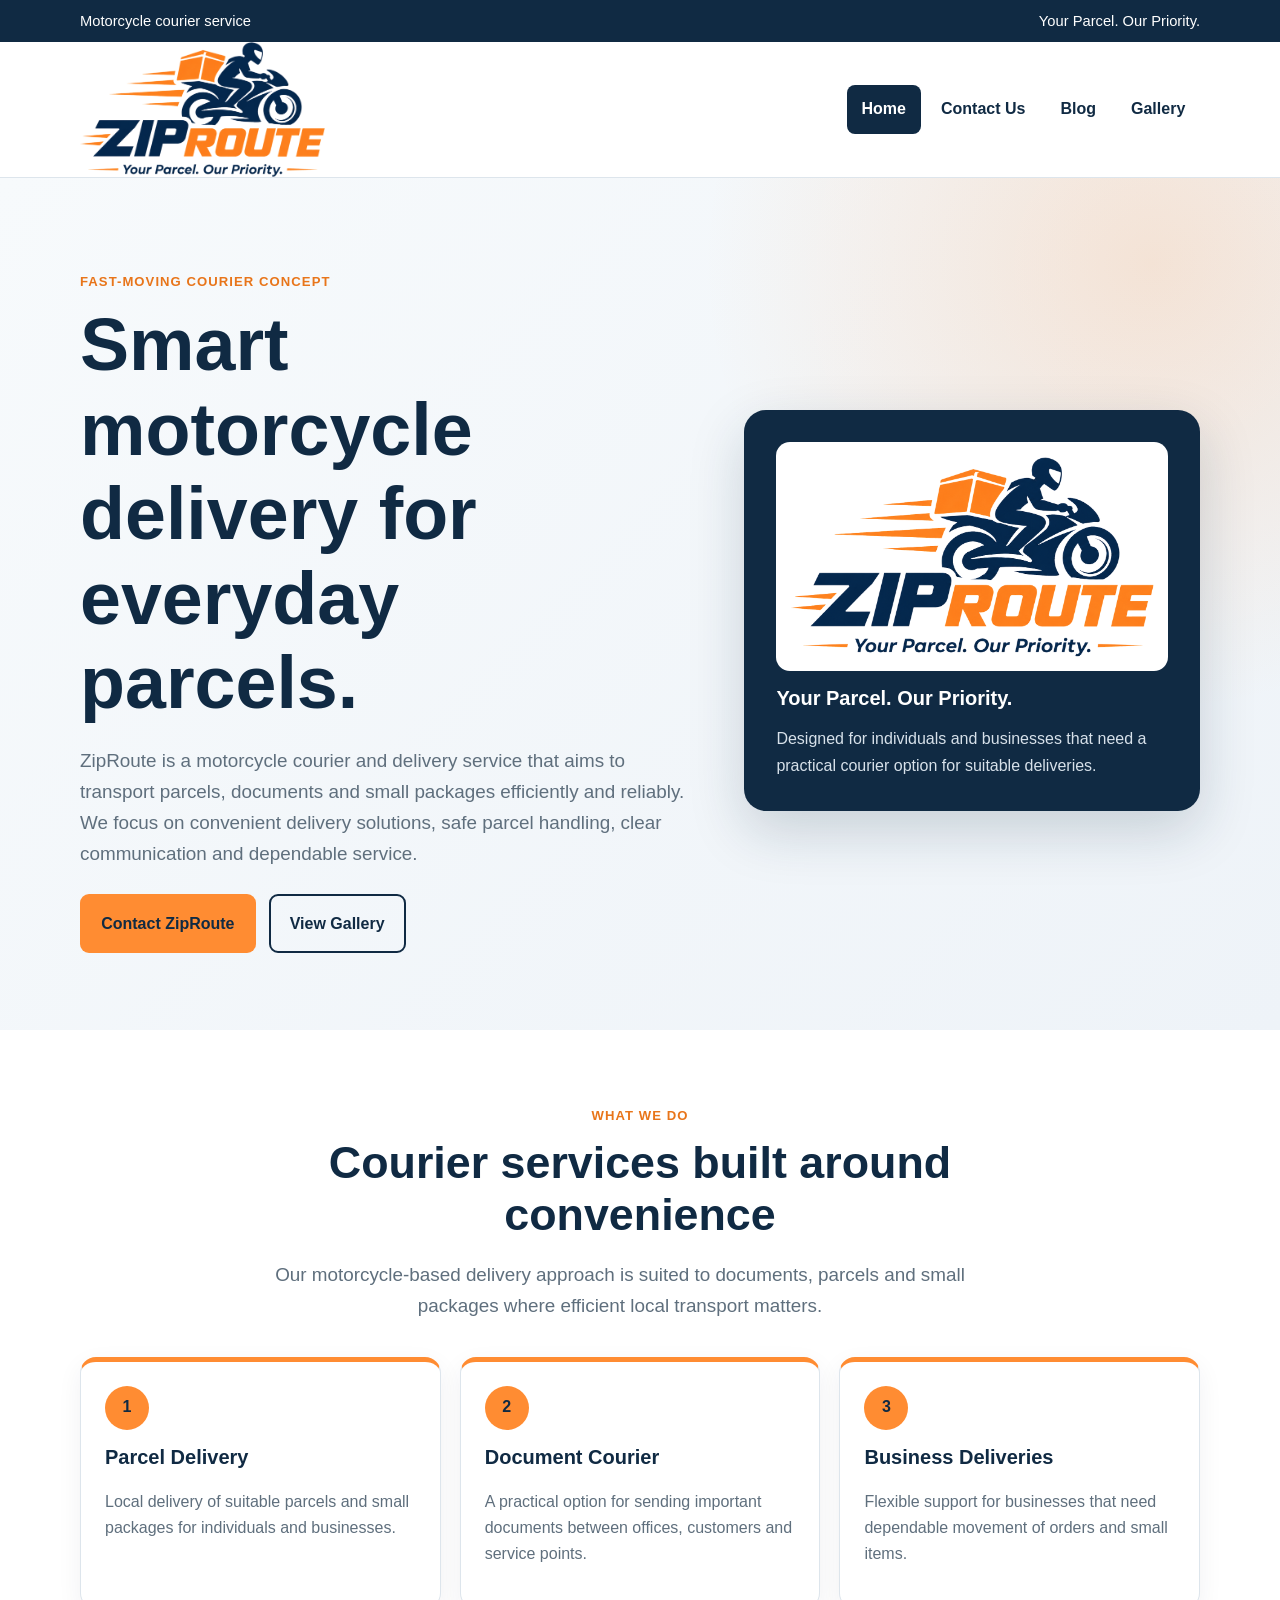
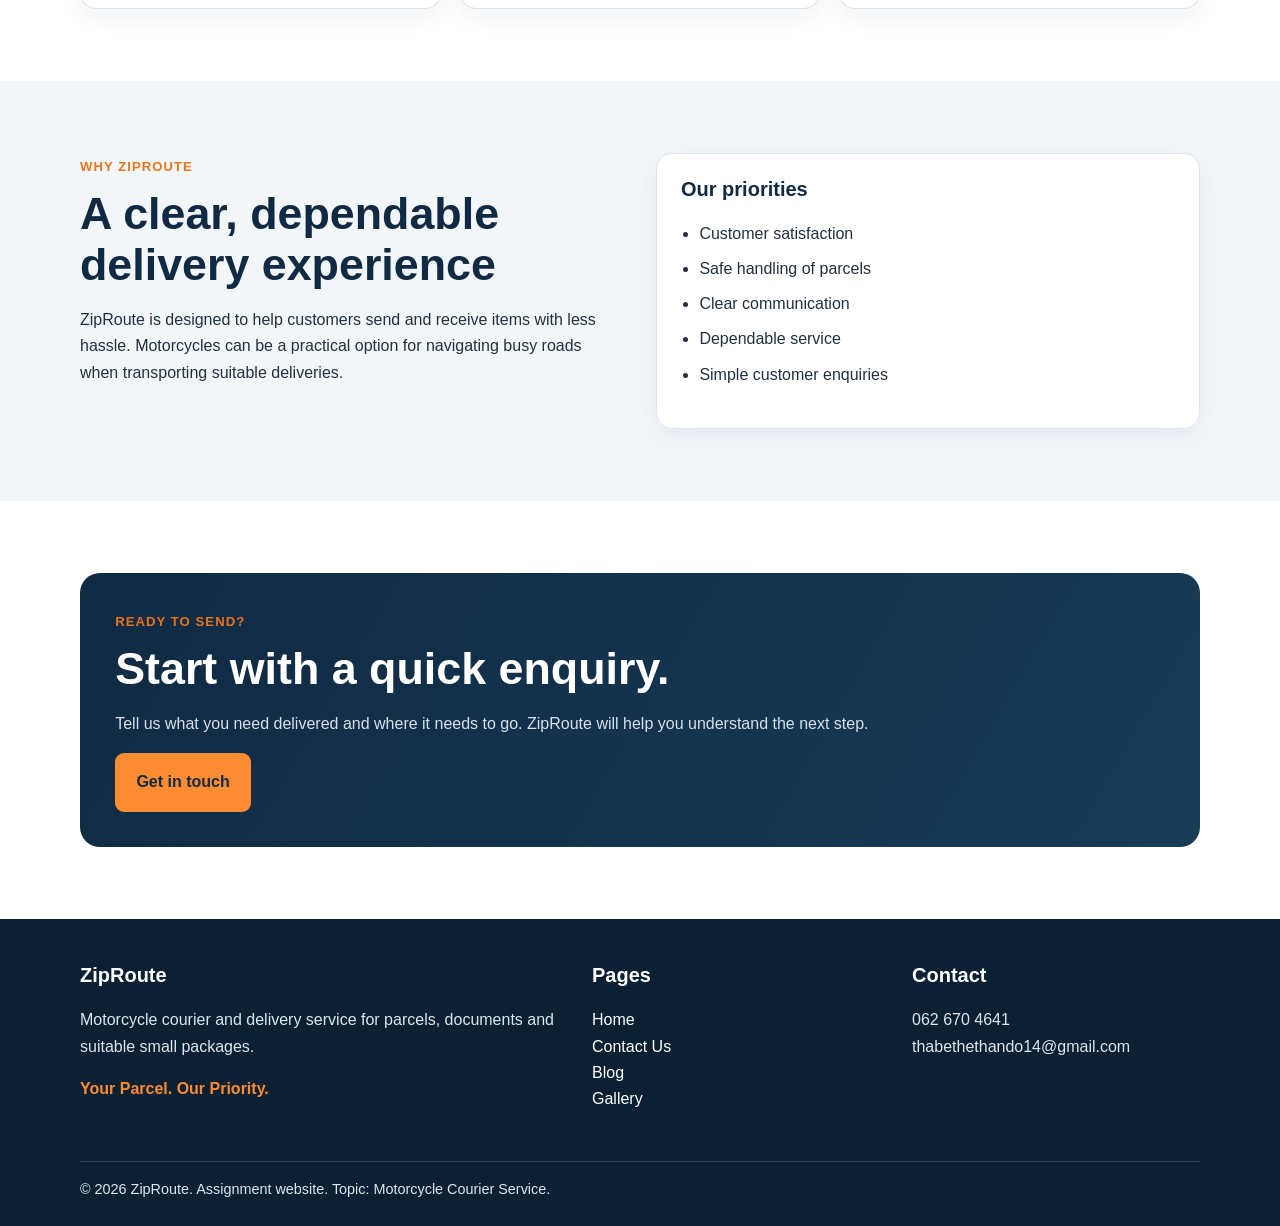
<file: index.html>
<!doctype html>
<html lang="en">
<head>
<meta charset="utf-8">
<meta name="viewport" content="width=device-width, initial-scale=1">
<title>ZipRoute | Motorcycle Courier Service</title>
<meta name="description" content="ZipRoute is a motorcycle courier and delivery service for parcels, documents and suitable small packages.">
<link rel="icon" href="assets/favicon.png">
<link rel="stylesheet" href="styles.css">
</head>
<body>

<div class="topbar">
  <div class="container">
    <span>Motorcycle courier service</span>
    <span>Your Parcel. Our Priority.</span>
  </div>
</div>
<header class="site-header">
  <div class="container header-inner">
    <a class="brand" href="index.html" aria-label="ZipRoute home">
      <img src="assets/ziproute-logo.png" alt="ZipRoute motorcycle courier logo">
    </a>
    <nav aria-label="Main navigation">
      <ul><li><a class="active" href="default.html">Home</a></li>
<li><a class="" href="contact-us/default.html">Contact Us</a></li>
<li><a class="" href="blog/default.html">Blog</a></li>
<li><a class="" href="gallery/default.html">Gallery</a></li></ul>
    </nav>
  </div>
</header>

<main>
<section class="hero">
  <div class="container hero-grid">
    <div>
      <span class="eyebrow">Fast-moving courier concept</span>
      <h1>Smart motorcycle delivery for everyday parcels.</h1>
      <p class="lead">ZipRoute is a motorcycle courier and delivery service that aims to transport parcels, documents and small packages efficiently and reliably. We focus on convenient delivery solutions, safe parcel handling, clear communication and dependable service.</p>
      <div class="btn-row">
        <a class="btn btn-primary" href="contact-us/default.html">Contact ZipRoute</a>
        <a class="btn btn-secondary" href="gallery/default.html">View Gallery</a>
      </div>
    </div>
    <aside class="hero-card">
      <img src="assets/ziproute-logo.png" alt="ZipRoute logo showing a motorcycle courier with a parcel">
      <h3>Your Parcel. Our Priority.</h3>
      <p>Designed for individuals and businesses that need a practical courier option for suitable deliveries.</p>
    </aside>
  </div>
</section>

<section class="section">
  <div class="container">
    <div class="section-title">
      <span class="eyebrow">What we do</span>
      <h2>Courier services built around convenience</h2>
      <p class="lead">Our motorcycle-based delivery approach is suited to documents, parcels and small packages where efficient local transport matters.</p>
    </div>
    <div class="grid-3">
      <article class="card card-accent"><div class="number">1</div><h3>Parcel Delivery</h3><p>Local delivery of suitable parcels and small packages for individuals and businesses.</p></article>
      <article class="card card-accent"><div class="number">2</div><h3>Document Courier</h3><p>A practical option for sending important documents between offices, customers and service points.</p></article>
      <article class="card card-accent"><div class="number">3</div><h3>Business Deliveries</h3><p>Flexible support for businesses that need dependable movement of orders and small items.</p></article>
    </div>
  </div>
</section>

<section class="section section-soft">
  <div class="container split">
    <div>
      <span class="eyebrow">Why ZipRoute</span>
      <h2>A clear, dependable delivery experience</h2>
      <p>ZipRoute is designed to help customers send and receive items with less hassle. Motorcycles can be a practical option for navigating busy roads when transporting suitable deliveries.</p>
    </div>
    <div class="card">
      <h3>Our priorities</h3>
      <ul class="checklist">
        <li>Customer satisfaction</li>
        <li>Safe handling of parcels</li>
        <li>Clear communication</li>
        <li>Dependable service</li>
        <li>Simple customer enquiries</li>
      </ul>
    </div>
  </div>
</section>

<section class="section">
  <div class="container">
    <div class="cta">
      <span class="eyebrow">Ready to send?</span>
      <h2>Start with a quick enquiry.</h2>
      <p>Tell us what you need delivered and where it needs to go. ZipRoute will help you understand the next step.</p>
      <a class="btn btn-primary" href="contact-us/default.html">Get in touch</a>
    </div>
  </div>
</section>
</main>

<footer>
  <div class="container">
    <div class="footer-grid">
      <div>
        <h3>ZipRoute</h3>
        <p>Motorcycle courier and delivery service for parcels, documents and suitable small packages.</p>
        <p><strong class="orange">Your Parcel. Our Priority.</strong></p>
      </div>
      <div>
        <h3>Pages</h3>
        <p><a href="default.html">Home</a><br>
        <a href="contact-us/default.html">Contact Us</a><br>
        <a href="blog/default.html">Blog</a><br>
        <a href="gallery/default.html">Gallery</a></p>
      </div>
      <div>
        <h3>Contact</h3>
        <p>
        062 670 4641<br>
        thabethethando14@gmail.com</p>
      </div>
    </div>
    <div class="footer-bottom">
      © 2026 ZipRoute. Assignment website. Topic: Motorcycle Courier Service.
    </div>
  </div>
</footer>

</body>
</html>
</file>
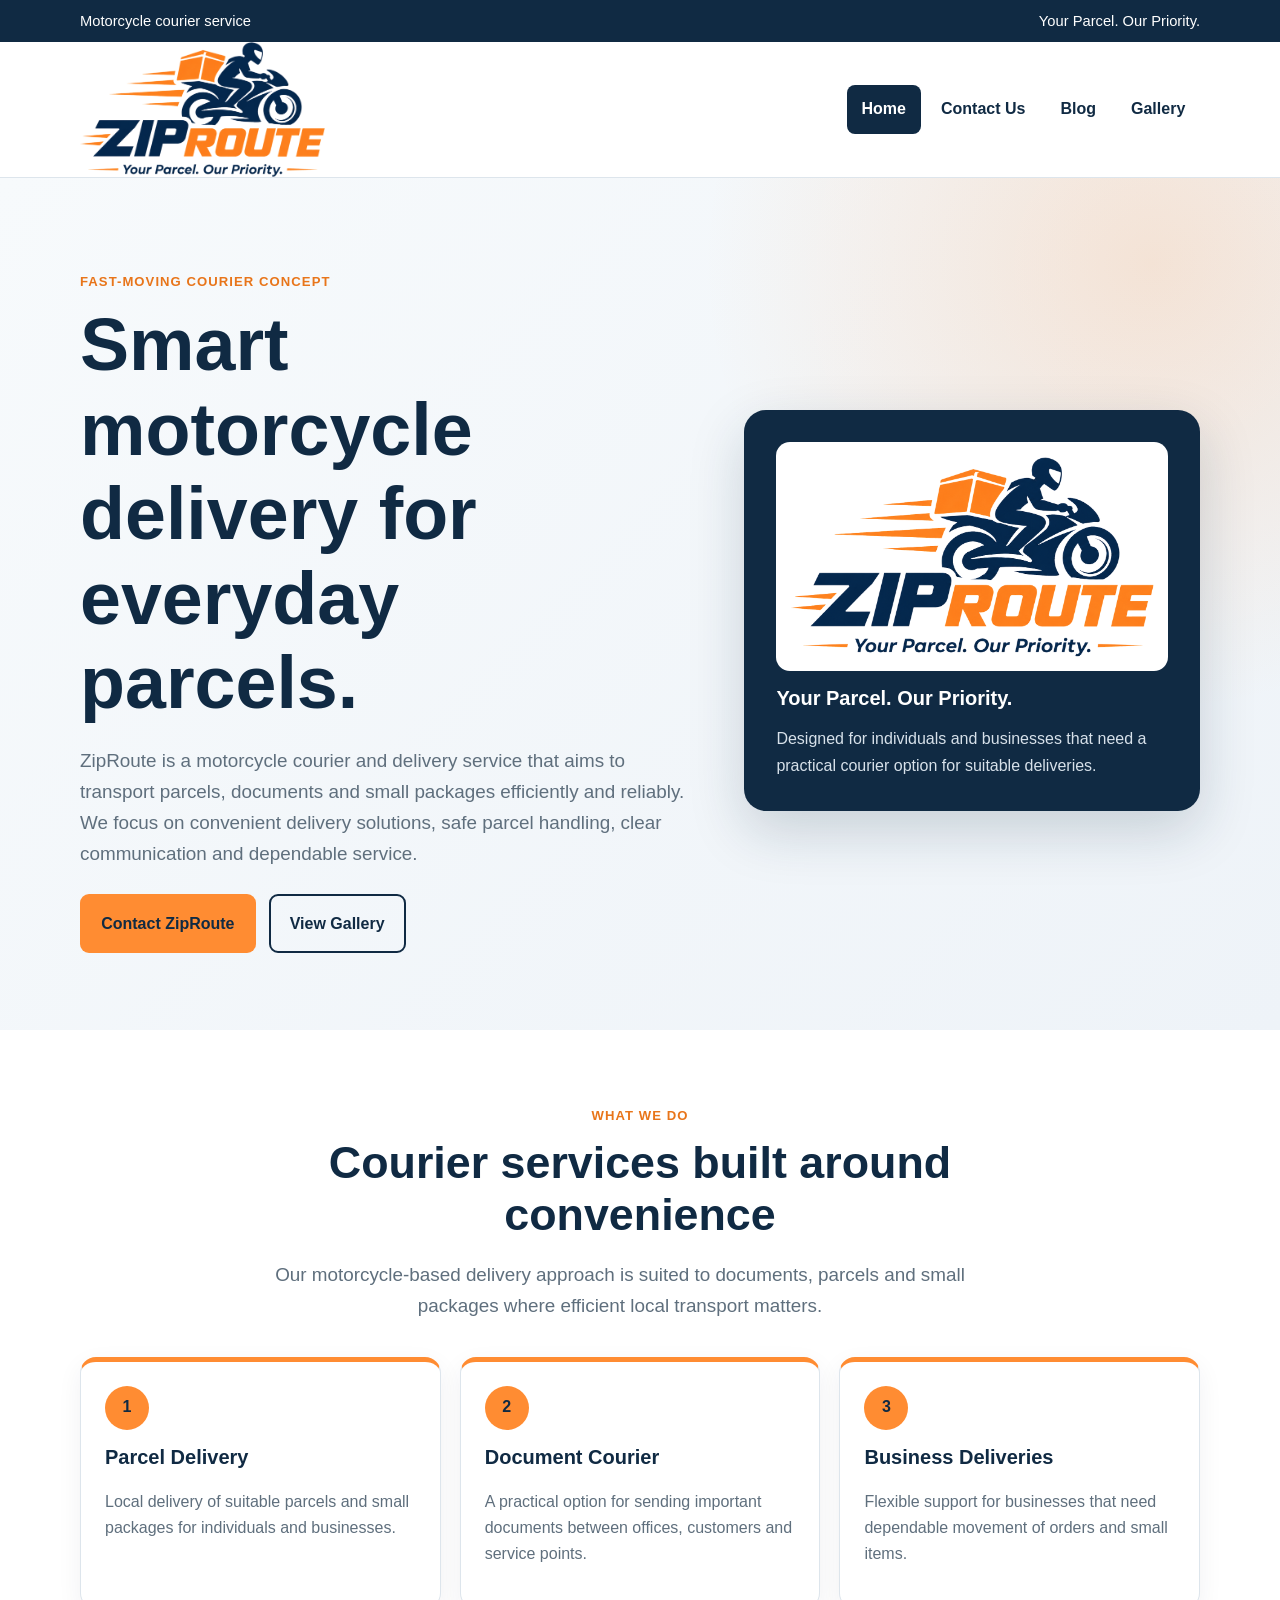
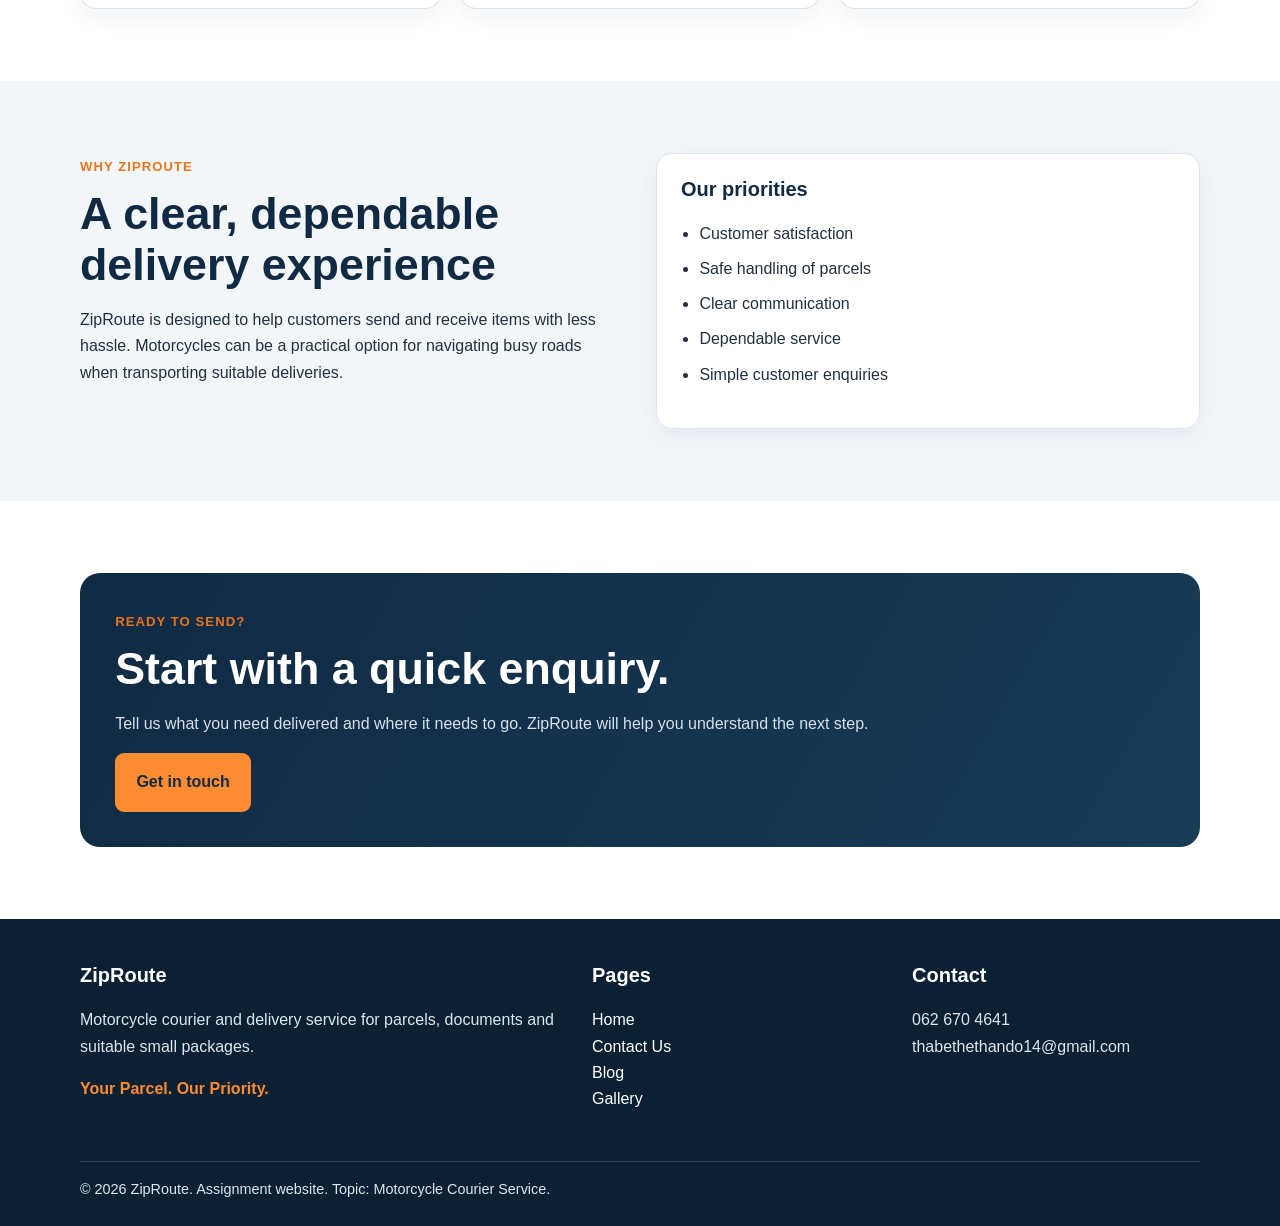
<file: default.html>
<!doctype html>
<html lang="en">
<head>
<meta charset="utf-8">
<meta name="viewport" content="width=device-width, initial-scale=1">
<title>ZipRoute | Motorcycle Courier Service</title>
<meta name="description" content="ZipRoute is a motorcycle courier and delivery service for parcels, documents and suitable small packages.">
<link rel="icon" href="assets/favicon.png">
<link rel="stylesheet" href="styles.css">
</head>
<body>

<div class="topbar">
  <div class="container">
    <span>Motorcycle courier service</span>
    <span>Your Parcel. Our Priority.</span>
  </div>
</div>
<header class="site-header">
  <div class="container header-inner">
    <a class="brand" href="default.html" aria-label="ZipRoute home">
      <img src="assets/ziproute-logo.png" alt="ZipRoute motorcycle courier logo">
    </a>
    <nav aria-label="Main navigation">
      <ul><li><a class="active" href="default.html">Home</a></li>
<li><a class="" href="contact-us/default.html">Contact Us</a></li>
<li><a class="" href="blog/default.html">Blog</a></li>
<li><a class="" href="gallery/default.html">Gallery</a></li></ul>
    </nav>
  </div>
</header>

<main>
<section class="hero">
  <div class="container hero-grid">
    <div>
      <span class="eyebrow">Fast-moving courier concept</span>
      <h1>Smart motorcycle delivery for everyday parcels.</h1>
      <p class="lead">ZipRoute is a motorcycle courier and delivery service that aims to transport parcels, documents and small packages efficiently and reliably. We focus on convenient delivery solutions, safe parcel handling, clear communication and dependable service.</p>
      <div class="btn-row">
        <a class="btn btn-primary" href="contact-us/default.html">Contact ZipRoute</a>
        <a class="btn btn-secondary" href="gallery/default.html">View Gallery</a>
      </div>
    </div>
    <aside class="hero-card">
      <img src="assets/ziproute-logo.png" alt="ZipRoute logo showing a motorcycle courier with a parcel">
      <h3>Your Parcel. Our Priority.</h3>
      <p>Designed for individuals and businesses that need a practical courier option for suitable deliveries.</p>
    </aside>
  </div>
</section>

<section class="section">
  <div class="container">
    <div class="section-title">
      <span class="eyebrow">What we do</span>
      <h2>Courier services built around convenience</h2>
      <p class="lead">Our motorcycle-based delivery approach is suited to documents, parcels and small packages where efficient local transport matters.</p>
    </div>
    <div class="grid-3">
      <article class="card card-accent"><div class="number">1</div><h3>Parcel Delivery</h3><p>Local delivery of suitable parcels and small packages for individuals and businesses.</p></article>
      <article class="card card-accent"><div class="number">2</div><h3>Document Courier</h3><p>A practical option for sending important documents between offices, customers and service points.</p></article>
      <article class="card card-accent"><div class="number">3</div><h3>Business Deliveries</h3><p>Flexible support for businesses that need dependable movement of orders and small items.</p></article>
    </div>
  </div>
</section>

<section class="section section-soft">
  <div class="container split">
    <div>
      <span class="eyebrow">Why ZipRoute</span>
      <h2>A clear, dependable delivery experience</h2>
      <p>ZipRoute is designed to help customers send and receive items with less hassle. Motorcycles can be a practical option for navigating busy roads when transporting suitable deliveries.</p>
    </div>
    <div class="card">
      <h3>Our priorities</h3>
      <ul class="checklist">
        <li>Customer satisfaction</li>
        <li>Safe handling of parcels</li>
        <li>Clear communication</li>
        <li>Dependable service</li>
        <li>Simple customer enquiries</li>
      </ul>
    </div>
  </div>
</section>

<section class="section">
  <div class="container">
    <div class="cta">
      <span class="eyebrow">Ready to send?</span>
      <h2>Start with a quick enquiry.</h2>
      <p>Tell us what you need delivered and where it needs to go. ZipRoute will help you understand the next step.</p>
      <a class="btn btn-primary" href="contact-us/default.html">Get in touch</a>
    </div>
  </div>
</section>
</main>

<footer>
  <div class="container">
    <div class="footer-grid">
      <div>
        <h3>ZipRoute</h3>
        <p>Motorcycle courier and delivery service for parcels, documents and suitable small packages.</p>
        <p><strong class="orange">Your Parcel. Our Priority.</strong></p>
      </div>
      <div>
        <h3>Pages</h3>
        <p><a href="default.html">Home</a><br>
        <a href="contact-us/default.html">Contact Us</a><br>
        <a href="blog/default.html">Blog</a><br>
        <a href="gallery/default.html">Gallery</a></p>
      </div>
      <div>
        <h3>Contact</h3>
        <p>
        062 670 4641<br>
        thabethethando14@gmail.com</p>
      </div>
    </div>
    <div class="footer-bottom">
      © 2026 ZipRoute. Assignment website. Topic: Motorcycle Courier Service.
    </div>
  </div>
</footer>

</body>
</html>
</file>
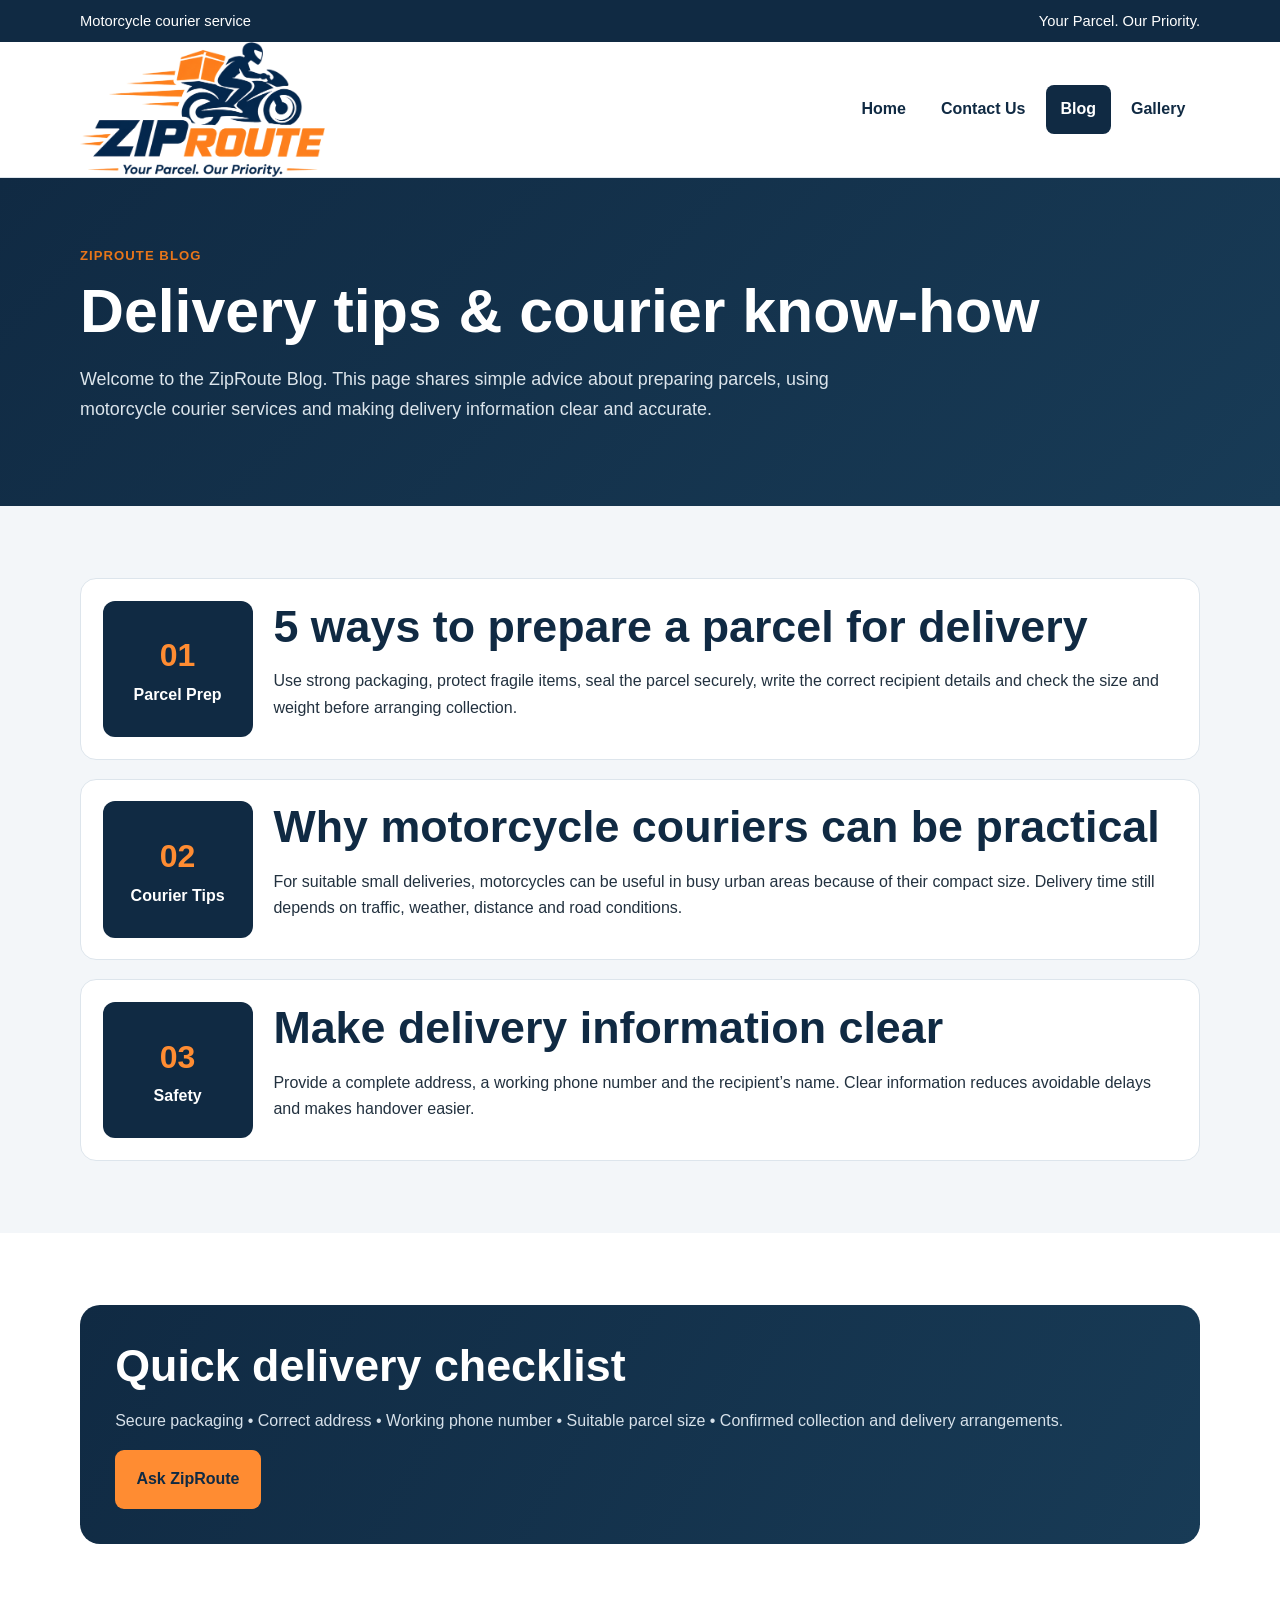
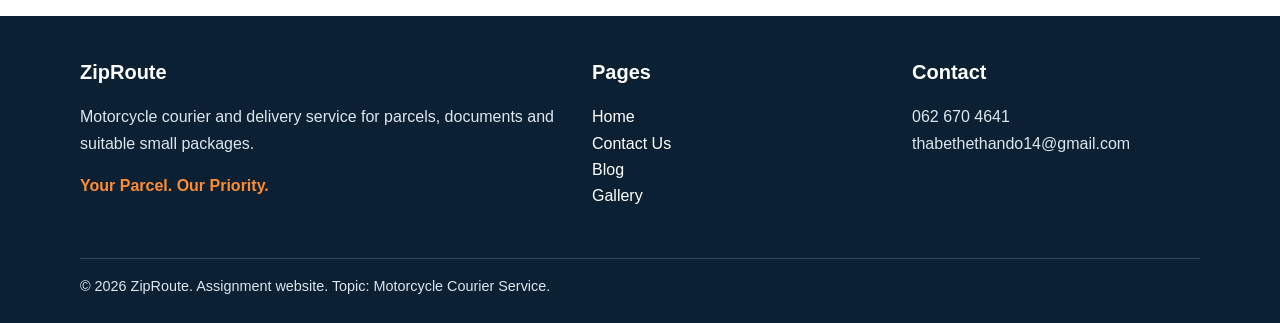
<file: blog/default.html>
<!doctype html>
<html lang="en">
<head>
<meta charset="utf-8">
<meta name="viewport" content="width=device-width, initial-scale=1">
<title>Blog | ZipRoute</title>
<meta name="description" content="ZipRoute blog with parcel preparation, motorcycle courier and delivery safety tips.">
<link rel="icon" href="../assets/favicon.png">
<link rel="stylesheet" href="../styles.css">
</head>
<body>

<div class="topbar">
  <div class="container">
    <span>Motorcycle courier service</span>
    <span>Your Parcel. Our Priority.</span>
  </div>
</div>
<header class="site-header">
  <div class="container header-inner">
    <a class="brand" href="../default.html" aria-label="ZipRoute home">
      <img src="../assets/ziproute-logo.png" alt="ZipRoute motorcycle courier logo">
    </a>
    <nav aria-label="Main navigation">
      <ul><li><a class="" href="../default.html">Home</a></li>
<li><a class="" href="../contact-us/default.html">Contact Us</a></li>
<li><a class="active" href="../blog/default.html">Blog</a></li>
<li><a class="" href="../gallery/default.html">Gallery</a></li></ul>
    </nav>
  </div>
</header>

<main>
<section class="page-hero">
  <div class="container">
    <span class="eyebrow">ZipRoute Blog</span>
    <h1>Delivery tips & courier know-how</h1>
    <p>Welcome to the ZipRoute Blog. This page shares simple advice about preparing parcels, using motorcycle courier services and making delivery information clear and accurate.</p>
  </div>
</section>

<section class="section section-soft">
  <div class="container">
    <div class="blog-grid">
      <article class="post">
        <div class="post-badge"><div><span>01</span>Parcel Prep</div></div>
        <div><h2>5 ways to prepare a parcel for delivery</h2><p>Use strong packaging, protect fragile items, seal the parcel securely, write the correct recipient details and check the size and weight before arranging collection.</p></div>
      </article>
      <article class="post">
        <div class="post-badge"><div><span>02</span>Courier Tips</div></div>
        <div><h2>Why motorcycle couriers can be practical</h2><p>For suitable small deliveries, motorcycles can be useful in busy urban areas because of their compact size. Delivery time still depends on traffic, weather, distance and road conditions.</p></div>
      </article>
      <article class="post">
        <div class="post-badge"><div><span>03</span>Safety</div></div>
        <div><h2>Make delivery information clear</h2><p>Provide a complete address, a working phone number and the recipient’s name. Clear information reduces avoidable delays and makes handover easier.</p></div>
      </article>
    </div>
  </div>
</section>

<section class="section">
  <div class="container">
    <div class="cta">
      <h2>Quick delivery checklist</h2>
      <p>Secure packaging • Correct address • Working phone number • Suitable parcel size • Confirmed collection and delivery arrangements.</p>
      <a class="btn btn-primary" href="../contact-us/default.html">Ask ZipRoute</a>
    </div>
  </div>
</section>
</main>

<footer>
  <div class="container">
    <div class="footer-grid">
      <div>
        <h3>ZipRoute</h3>
        <p>Motorcycle courier and delivery service for parcels, documents and suitable small packages.</p>
        <p><strong class="orange">Your Parcel. Our Priority.</strong></p>
      </div>
      <div>
        <h3>Pages</h3>
        <p><a href="../default.html">Home</a><br>
        <a href="../contact-us/default.html">Contact Us</a><br>
        <a href="../blog/default.html">Blog</a><br>
        <a href="../gallery/default.html">Gallery</a></p>
      </div>
      <div>
        <h3>Contact</h3>
        <p>
        062 670 4641<br>
        thabethethando14@gmail.com</p>
      </div>
    </div>
    <div class="footer-bottom">
      © 2026 ZipRoute. Assignment website. Topic: Motorcycle Courier Service.
    </div>
  </div>
</footer>

</body>
</html>
</file>
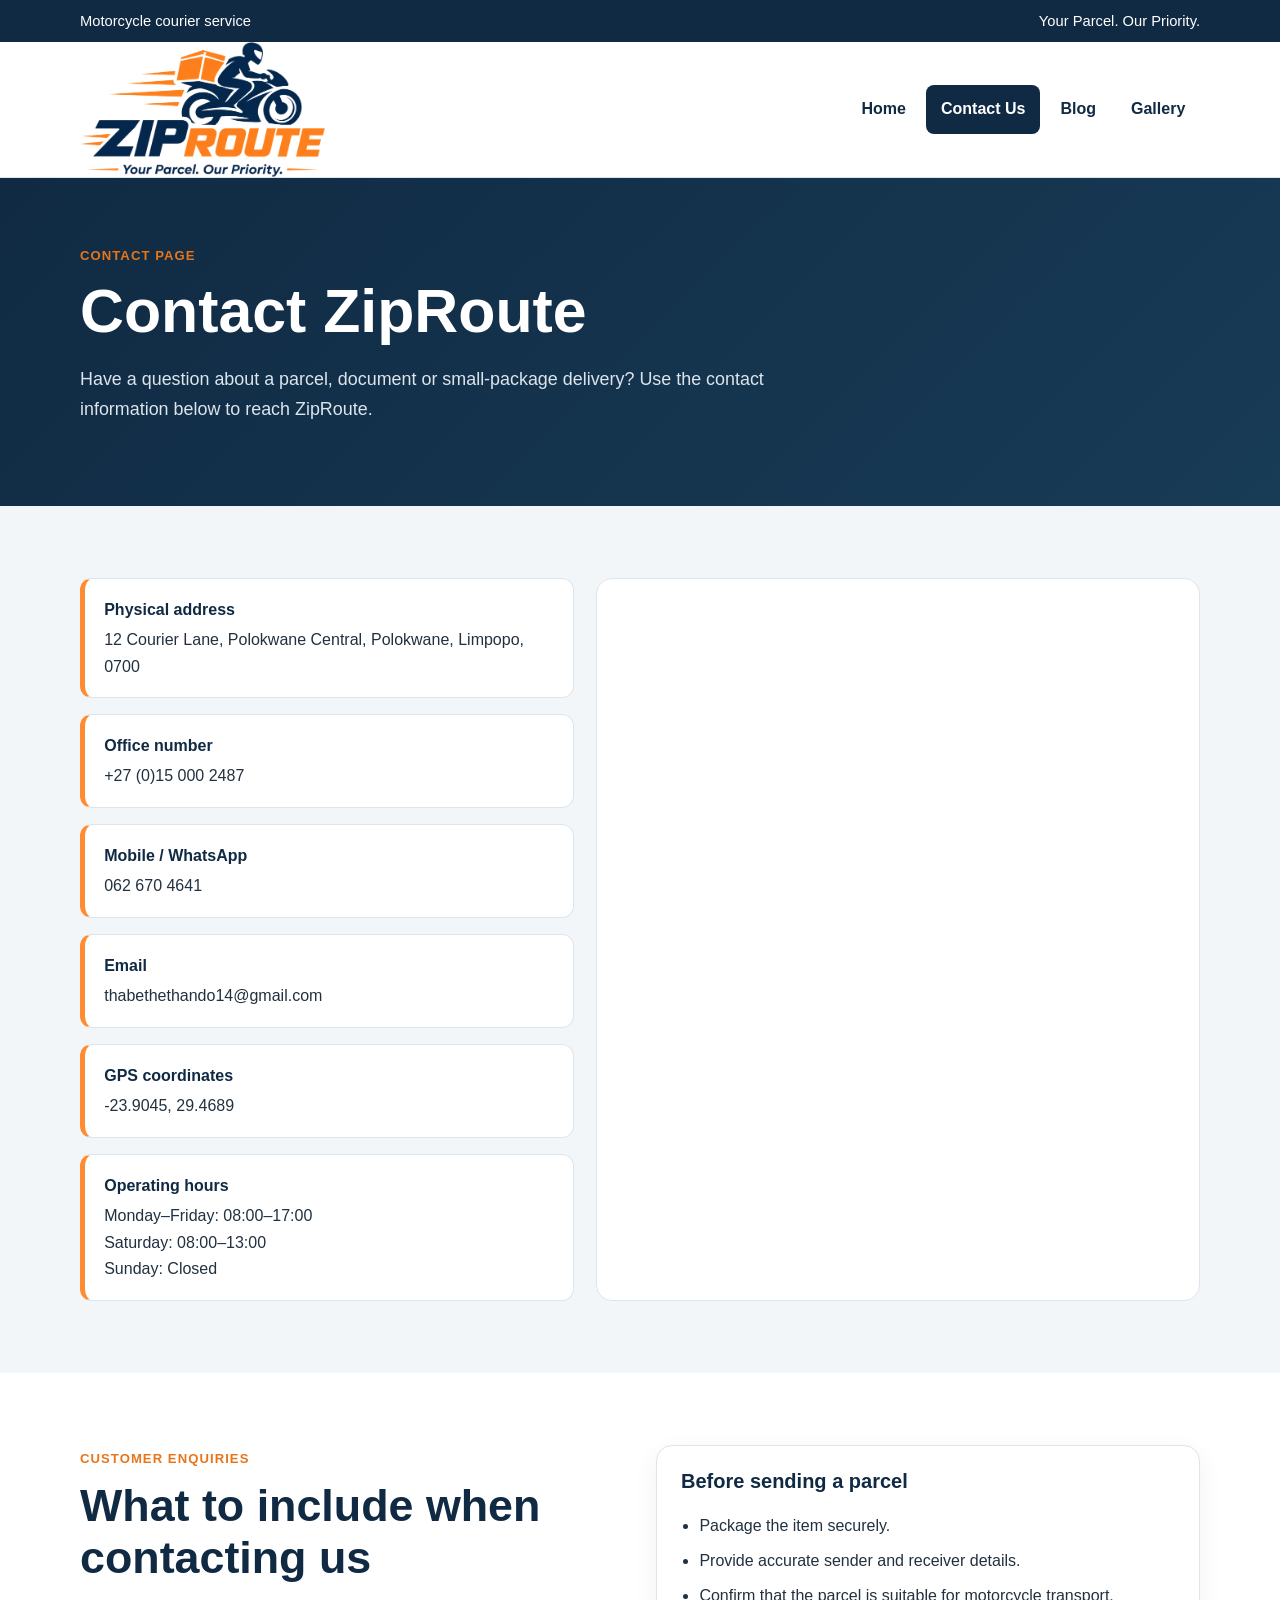
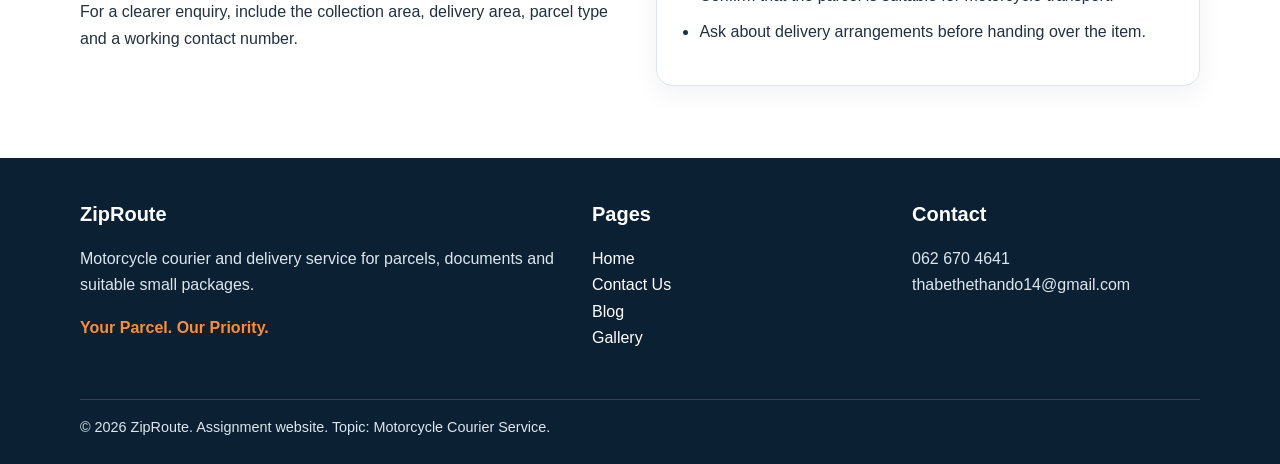
<file: contact-us/default.html>
<!doctype html>
<html lang="en">
<head>
<meta charset="utf-8">
<meta name="viewport" content="width=device-width, initial-scale=1">
<title>Contact Us | ZipRoute</title>
<meta name="description" content="Contact ZipRoute for motorcycle courier enquiries, location details and business contact information.">
<link rel="icon" href="../assets/favicon.png">
<link rel="stylesheet" href="../styles.css">
</head>
<body>

<div class="topbar">
  <div class="container">
    <span>Motorcycle courier service</span>
    <span>Your Parcel. Our Priority.</span>
  </div>
</div>
<header class="site-header">
  <div class="container header-inner">
    <a class="brand" href="../default.html" aria-label="ZipRoute home">
      <img src="../assets/ziproute-logo.png" alt="ZipRoute motorcycle courier logo">
    </a>
    <nav aria-label="Main navigation">
      <ul><li><a class="" href="../default.html">Home</a></li>
<li><a class="active" href="../contact-us/default.html">Contact Us</a></li>
<li><a class="" href="../blog/default.html">Blog</a></li>
<li><a class="" href="../gallery/default.html">Gallery</a></li></ul>
    </nav>
  </div>
</header>

<main>
<section class="page-hero">
  <div class="container">
    <span class="eyebrow">Contact page</span>
    <h1>Contact ZipRoute</h1>
    <p>Have a question about a parcel, document or small-package delivery? Use the contact information below to reach ZipRoute.</p>
  </div>
</section>

<section class="section section-soft">
  <div class="container">
    <div class="info-grid">
      <div class="contact-list">
        <div class="contact-item"><strong>Physical address</strong>12 Courier Lane, Polokwane Central, Polokwane, Limpopo, 0700</div>
        <div class="contact-item"><strong>Office number</strong>+27 (0)15 000 2487</div>
        <div class="contact-item"><strong>Mobile / WhatsApp</strong>062 670 4641</div>
        <div class="contact-item"><strong>Email</strong>thabethethando14@gmail.com</div>
        <div class="contact-item"><strong>GPS coordinates</strong>-23.9045, 29.4689</div>
        <div class="contact-item"><strong>Operating hours</strong>Monday–Friday: 08:00–17:00<br>Saturday: 08:00–13:00<br>Sunday: Closed</div>
      </div>
      <div class="map-wrap">
        <iframe
          title="Map showing the ZipRoute assignment location in Polokwane"
          src="https://www.google.com/maps?q=-23.9045,29.4689&z=13&output=embed"
          loading="lazy"
          referrerpolicy="no-referrer-when-downgrade">
        </iframe>
      </div>
    </div>
  </div>
</section>

<section class="section">
  <div class="container split">
    <div>
      <span class="eyebrow">Customer enquiries</span>
      <h2>What to include when contacting us</h2>
      <p>For a clearer enquiry, include the collection area, delivery area, parcel type and a working contact number.</p>
    </div>
    <div class="card">
      <h3>Before sending a parcel</h3>
      <ul class="checklist">
        <li>Package the item securely.</li>
        <li>Provide accurate sender and receiver details.</li>
        <li>Confirm that the parcel is suitable for motorcycle transport.</li>
        <li>Ask about delivery arrangements before handing over the item.</li>
      </ul>
    </div>
  </div>
</section>
</main>

<footer>
  <div class="container">
    <div class="footer-grid">
      <div>
        <h3>ZipRoute</h3>
        <p>Motorcycle courier and delivery service for parcels, documents and suitable small packages.</p>
        <p><strong class="orange">Your Parcel. Our Priority.</strong></p>
      </div>
      <div>
        <h3>Pages</h3>
        <p><a href="../default.html">Home</a><br>
        <a href="../contact-us/default.html">Contact Us</a><br>
        <a href="../blog/default.html">Blog</a><br>
        <a href="../gallery/default.html">Gallery</a></p>
      </div>
      <div>
        <h3>Contact</h3>
        <p>
        062 670 4641<br>
        thabethethando14@gmail.com</p>
      </div>
    </div>
    <div class="footer-bottom">
      © 2026 ZipRoute. Assignment website. Topic: Motorcycle Courier Service.
    </div>
  </div>
</footer>

</body>
</html>
</file>
<file: styles.css>
:root{
  --navy:#102A43;
  --navy-2:#183B56;
  --orange:#FF8C32;
  --orange-dark:#E8751A;
  --ink:#22313F;
  --muted:#5F6F7D;
  --paper:#FFFFFF;
  --soft:#F3F6F9;
  --line:#DDE5EC;
}
*{box-sizing:border-box}
html{scroll-behavior:smooth}
body{
  margin:0;
  font-family:Arial, Helvetica, sans-serif;
  color:var(--ink);
  background:var(--paper);
  line-height:1.65;
}
img{max-width:100%;display:block}
a{color:inherit}
.container{width:min(1120px,92%);margin:auto}
.topbar{
  background:var(--navy);
  color:#fff;
  font-size:.92rem;
}
.topbar .container{
  display:flex;
  justify-content:space-between;
  gap:1rem;
  padding:.55rem 0;
  flex-wrap:wrap;
}
.site-header{
  background:#fff;
  border-bottom:1px solid var(--line);
  position:sticky;
  top:0;
  z-index:10;
}
.header-inner{
  display:flex;
  align-items:center;
  justify-content:space-between;
  min-height:86px;
  gap:1rem;
}
.brand img{width:245px;height:auto}
.nav-toggle{display:none}
nav ul{
  display:flex;
  list-style:none;
  gap:.35rem;
  padding:0;
  margin:0;
  flex-wrap:wrap;
  justify-content:flex-end;
}
nav a{
  display:block;
  text-decoration:none;
  color:var(--navy);
  font-weight:700;
  padding:.72rem .92rem;
  border-radius:8px;
}
nav a:hover,nav a.active{background:var(--navy);color:#fff}
.hero{
  background:
    radial-gradient(circle at 90% 10%, rgba(255,140,50,.18), transparent 28rem),
    linear-gradient(135deg,#F7FAFC,#EEF3F8);
  padding:5.6rem 0 4.8rem;
  overflow:hidden;
}
.hero-grid{
  display:grid;
  grid-template-columns:1.15fr .85fr;
  align-items:center;
  gap:3rem;
}
.eyebrow{
  display:inline-block;
  color:var(--orange-dark);
  font-weight:800;
  letter-spacing:.08em;
  text-transform:uppercase;
  font-size:.82rem;
  margin-bottom:.65rem;
}
h1,h2,h3{color:var(--navy);line-height:1.15;margin-top:0}
h1{font-size:clamp(2.5rem,6vw,4.6rem);margin-bottom:1rem}
h2{font-size:clamp(1.8rem,4vw,2.8rem);margin-bottom:.9rem}
h3{font-size:1.25rem}
.lead{font-size:1.18rem;color:var(--muted);max-width:720px}
.btn-row{display:flex;gap:.8rem;flex-wrap:wrap;margin-top:1.55rem}
.btn{
  display:inline-block;
  text-decoration:none;
  font-weight:800;
  border-radius:9px;
  padding:.9rem 1.2rem;
  border:2px solid transparent;
}
.btn-primary{background:var(--orange);color:var(--navy)}
.btn-primary:hover{background:var(--orange-dark);color:#fff}
.btn-secondary{border-color:var(--navy);color:var(--navy)}
.btn-secondary:hover{background:var(--navy);color:#fff}
.hero-card{
  background:var(--navy);
  color:#fff;
  border-radius:22px;
  padding:2rem;
  box-shadow:0 20px 55px rgba(16,42,67,.18);
}
.hero-card img{
  background:#fff;
  border-radius:14px;
  padding:.9rem;
  margin-bottom:1rem;
}
.hero-card h3{color:#fff;margin-bottom:.5rem}
.hero-card p{color:#D7E1EA;margin-bottom:0}
.section{padding:4.5rem 0}
.section-soft{background:var(--soft)}
.section-title{text-align:center;max-width:760px;margin:0 auto 2.2rem}
.grid-3{
  display:grid;
  grid-template-columns:repeat(3,1fr);
  gap:1.2rem;
}
.card{
  background:#fff;
  border:1px solid var(--line);
  border-radius:16px;
  padding:1.5rem;
  box-shadow:0 8px 26px rgba(16,42,67,.06);
}
.card-accent{border-top:5px solid var(--orange)}
.card p{color:var(--muted)}
.number{
  width:44px;height:44px;border-radius:50%;
  display:grid;place-items:center;
  background:var(--orange);color:var(--navy);
  font-weight:900;margin-bottom:1rem;
}
.split{
  display:grid;
  grid-template-columns:1fr 1fr;
  gap:2rem;
  align-items:start;
}
.checklist{padding-left:1.15rem}
.checklist li{margin:.55rem 0}
.cta{
  background:linear-gradient(120deg,var(--navy),var(--navy-2));
  color:#fff;
  border-radius:20px;
  padding:2.2rem;
}
.cta h2{color:#fff}
.cta p{color:#D7E1EA}
.page-hero{
  background:linear-gradient(135deg,var(--navy),var(--navy-2));
  color:#fff;
  padding:4rem 0;
}
.page-hero h1{color:#fff;font-size:clamp(2.2rem,5vw,3.8rem)}
.page-hero p{color:#DCE5EC;max-width:760px;font-size:1.12rem}
.info-grid{
  display:grid;
  grid-template-columns:.9fr 1.1fr;
  gap:1.4rem;
}
.contact-list{display:grid;gap:1rem}
.contact-item{
  background:#fff;border:1px solid var(--line);
  border-left:5px solid var(--orange);
  padding:1.1rem 1.2rem;border-radius:12px;
}
.contact-item strong{display:block;color:var(--navy);margin-bottom:.25rem}
.map-wrap{
  background:#fff;border:1px solid var(--line);border-radius:16px;
  overflow:hidden;min-height:430px
}
.map-wrap iframe{width:100%;height:430px;border:0;display:block}
.demo-note{
  font-size:.9rem;color:var(--muted);background:#FFF6ED;
  border:1px solid #FFD8B5;border-radius:10px;padding:.8rem 1rem
}
.blog-grid{display:grid;gap:1.2rem}
.post{
  display:grid;grid-template-columns:150px 1fr;gap:1.3rem;
  background:#fff;border:1px solid var(--line);border-radius:16px;padding:1.35rem
}
.post-badge{
  background:var(--navy);color:#fff;border-radius:12px;
  display:grid;place-items:center;text-align:center;
  min-height:130px;padding:1rem;font-weight:800
}
.post-badge span{display:block;color:var(--orange);font-size:2rem}
.gallery-grid{
  display:grid;grid-template-columns:repeat(3,1fr);gap:1.1rem
}
.gallery-item{
  background:#fff;border:1px solid var(--line);border-radius:16px;
  overflow:hidden;box-shadow:0 8px 24px rgba(16,42,67,.07)
}
.gallery-item img{
  width:100%;height:260px;object-fit:cover;background:#e9eef2
}
.gallery-item figcaption{padding:1rem 1.1rem;color:var(--muted)}
.gallery-item strong{color:var(--navy);display:block;margin-bottom:.2rem}
.credits{font-size:.87rem;color:var(--muted)}
footer{background:#0B2033;color:#DDE6EE;padding:2.8rem 0 1.5rem;margin-top:0}
.footer-grid{display:grid;grid-template-columns:1.25fr .75fr .75fr;gap:2rem}
footer h3{color:#fff}
footer a{color:#fff;text-decoration:none}
footer a:hover{color:var(--orange)}
.footer-bottom{border-top:1px solid rgba(255,255,255,.16);margin-top:2rem;padding-top:1rem;font-size:.9rem}
.small{font-size:.9rem}
.orange{color:var(--orange)}
@media(max-width:850px){
  .hero-grid,.split,.info-grid,.footer-grid{grid-template-columns:1fr}
  .grid-3,.gallery-grid{grid-template-columns:1fr 1fr}
  .header-inner{flex-direction:column;padding:1rem 0}
  nav ul{justify-content:center}
  .hero{padding-top:3.5rem}
}
@media(max-width:560px){
  .grid-3,.gallery-grid{grid-template-columns:1fr}
  .post{grid-template-columns:1fr}
  .brand img{width:215px}
  .topbar .container{justify-content:center;text-align:center}
  h1{font-size:2.45rem}
}
</file>
